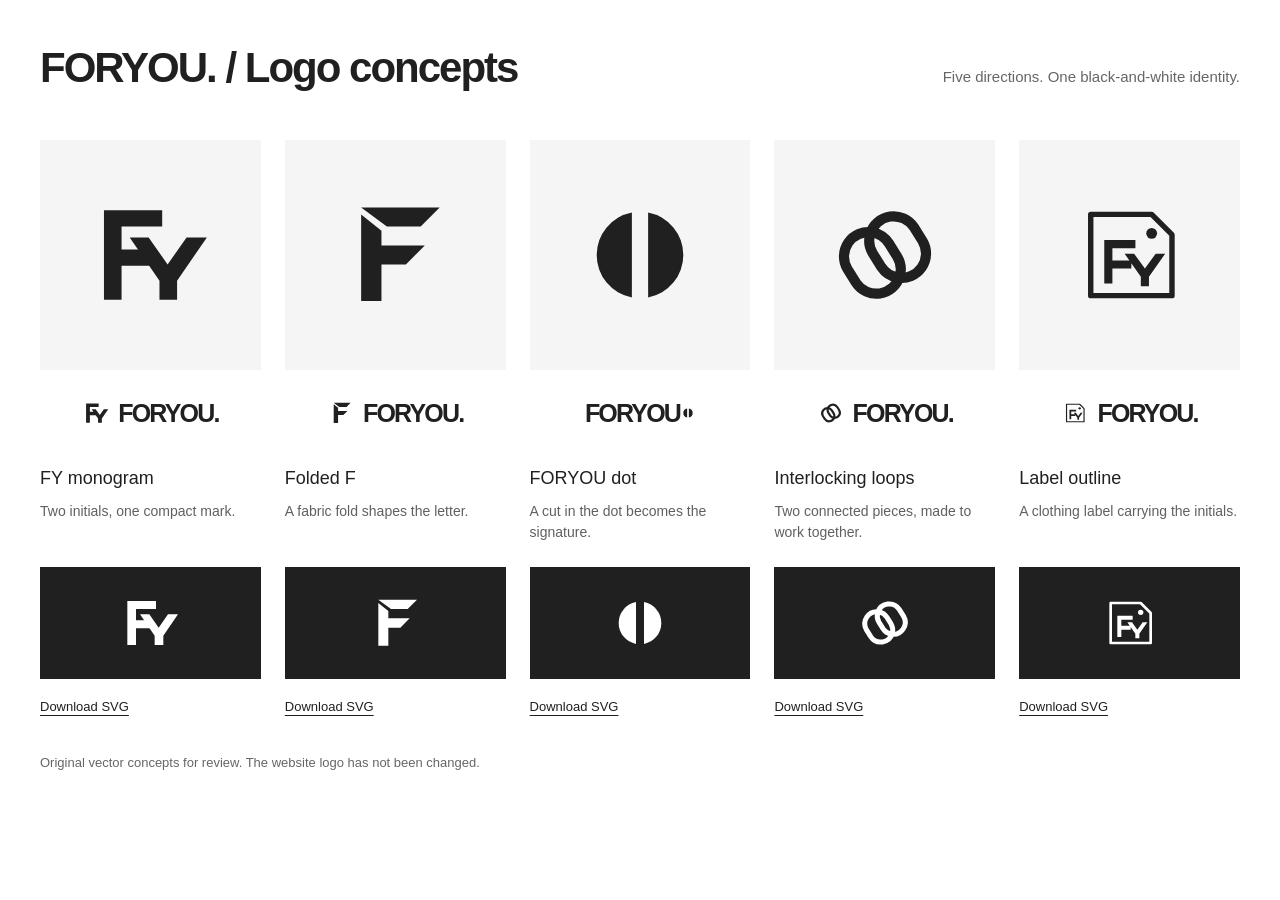
<file: output/logos/index.html>
<!doctype html><html lang="en"><head><meta charset="utf-8"><meta name="viewport" content="width=device-width,initial-scale=1"><title>FORYOU logo concepts</title><style>*{box-sizing:border-box}body{margin:0;background:#fff;color:#202020;font-family:Arial,sans-serif}main{max-width:1540px;margin:auto;padding:44px 40px}header{display:flex;justify-content:space-between;align-items:baseline;margin-bottom:40px}h1{font-size:42px;letter-spacing:-2px;margin:0}header p{font-size:15px;color:#666}.concepts{display:grid;grid-template-columns:repeat(5,minmax(0,1fr));gap:24px}article{min-width:0}.icon{height:230px;background:#f5f5f5;display:grid;place-items:center}.icon>svg{width:130px;height:130px}.lockup{display:flex;align-items:center;justify-content:center;gap:8px;height:86px}.lockup svg{width:28px;height:28px}.lockup .dot{width:14px;height:14px;margin-left:-7px}.lockup span{font-size:25px;font-weight:800;letter-spacing:-1.8px}h2{font-size:18px;font-weight:500;margin:12px 0}article p{font-size:14px;line-height:1.5;color:#606060;min-height:42px;margin:0 0 24px}.reverse{height:112px;display:grid;place-items:center;color:white;background:#202020}.reverse svg{width:64px;height:64px}a{display:inline-block;margin-top:20px;color:inherit;font-size:13px;text-underline-offset:4px}footer{margin-top:40px;color:#666;font-size:13px}@media(max-width:800px){.concepts{grid-template-columns:1fr 1fr}main{padding:24px}header{display:block}h1{font-size:32px}.icon{height:180px}}</style></head><body><main><header><h1>FORYOU. / Logo concepts</h1><p>Five directions. One black-and-white identity.</p></header><section class="concepts"><article><div class="icon"><svg xmlns="http://www.w3.org/2000/svg" viewBox="0 0 96 96" fill="currentColor" role="img" aria-label="FORYOU FY monogram"><title>FORYOU FY monogram</title><path d="M14 15h43v12H27v17h24v12H27v25H14z"/><path d="m47 35 14 20 14-20h15L68 67v14H55V67L33 35z"/></svg></div><div class="lockup"><svg viewBox="0 0 96 96" fill="currentColor"><path d="M14 15h43v12H27v17h24v12H27v25H14z"/><path d="m47 35 14 20 14-20h15L68 67v14H55V67L33 35z"/></svg><span>FORYOU.</span></div><h2>FY monogram</h2><p>Two initials, one compact mark.</p><div class="reverse"><svg xmlns="http://www.w3.org/2000/svg" viewBox="0 0 96 96" fill="currentColor" role="img" aria-label="FORYOU FY monogram"><title>FORYOU FY monogram</title><path d="M14 15h43v12H27v17h24v12H27v25H14z"/><path d="m47 35 14 20 14-20h15L68 67v14H55V67L33 35z"/></svg></div><a href="fy-monogram.svg" download>Download SVG</a></article><article><div class="icon"><svg xmlns="http://www.w3.org/2000/svg" viewBox="0 0 96 96" fill="currentColor" role="img" aria-label="FORYOU Folded F"><title>FORYOU Folded F</title><path d="M23 13h58L67 27H42Z"/><path d="m23 18 15 12v11h32L56 55H38v27H23Z"/></svg></div><div class="lockup"><svg viewBox="0 0 96 96" fill="currentColor"><path d="M23 13h58L67 27H42Z"/><path d="m23 18 15 12v11h32L56 55H38v27H23Z"/></svg><span>FORYOU.</span></div><h2>Folded F</h2><p>A fabric fold shapes the letter.</p><div class="reverse"><svg xmlns="http://www.w3.org/2000/svg" viewBox="0 0 96 96" fill="currentColor" role="img" aria-label="FORYOU Folded F"><title>FORYOU Folded F</title><path d="M23 13h58L67 27H42Z"/><path d="m23 18 15 12v11h32L56 55H38v27H23Z"/></svg></div><a href="folded-f.svg" download>Download SVG</a></article><article><div class="icon"><svg xmlns="http://www.w3.org/2000/svg" viewBox="0 0 96 96" fill="currentColor" role="img" aria-label="FORYOU FORYOU dot"><title>FORYOU FORYOU dot</title><path d="M42 16.57a32 32 0 0 0 0 62.86ZM54 16.57a32 32 0 0 1 0 62.86Z"/></svg></div><div class="lockup"><span>FORYOU</span><svg class="dot" viewBox="0 0 96 96" fill="currentColor"><path d="M42 16.57a32 32 0 0 0 0 62.86ZM54 16.57a32 32 0 0 1 0 62.86Z"/></svg></div><h2>FORYOU dot</h2><p>A cut in the dot becomes the signature.</p><div class="reverse"><svg xmlns="http://www.w3.org/2000/svg" viewBox="0 0 96 96" fill="currentColor" role="img" aria-label="FORYOU FORYOU dot"><title>FORYOU FORYOU dot</title><path d="M42 16.57a32 32 0 0 0 0 62.86ZM54 16.57a32 32 0 0 1 0 62.86Z"/></svg></div><a href="foryou-dot.svg" download>Download SVG</a></article><article><div class="icon"><svg xmlns="http://www.w3.org/2000/svg" viewBox="0 0 96 96" fill="currentColor" role="img" aria-label="FORYOU Interlocking loops"><title>FORYOU Interlocking loops</title><g transform="rotate(-32 48 48)" fill="none" stroke="currentColor" stroke-width="7.5"><path d="M49 29a18 18 0 0 0-30 13v12a18 18 0 0 0 30 13"/><path d="M47 29a18 18 0 0 1 30 13v12a18 18 0 0 1-30 13"/><path d="M49 29a18 18 0 0 1 6 13v12a18 18 0 0 1-6 13M47 29a18 18 0 0 0-6 13v12a18 18 0 0 0 6 13"/></g></svg></div><div class="lockup"><svg viewBox="0 0 96 96" fill="currentColor"><g transform="rotate(-32 48 48)" fill="none" stroke="currentColor" stroke-width="7.5"><path d="M49 29a18 18 0 0 0-30 13v12a18 18 0 0 0 30 13"/><path d="M47 29a18 18 0 0 1 30 13v12a18 18 0 0 1-30 13"/><path d="M49 29a18 18 0 0 1 6 13v12a18 18 0 0 1-6 13M47 29a18 18 0 0 0-6 13v12a18 18 0 0 0 6 13"/></g></svg><span>FORYOU.</span></div><h2>Interlocking loops</h2><p>Two connected pieces, made to work together.</p><div class="reverse"><svg xmlns="http://www.w3.org/2000/svg" viewBox="0 0 96 96" fill="currentColor" role="img" aria-label="FORYOU Interlocking loops"><title>FORYOU Interlocking loops</title><g transform="rotate(-32 48 48)" fill="none" stroke="currentColor" stroke-width="7.5"><path d="M49 29a18 18 0 0 0-30 13v12a18 18 0 0 0 30 13"/><path d="M47 29a18 18 0 0 1 30 13v12a18 18 0 0 1-30 13"/><path d="M49 29a18 18 0 0 1 6 13v12a18 18 0 0 1-6 13M47 29a18 18 0 0 0-6 13v12a18 18 0 0 0 6 13"/></g></svg></div><a href="interlocking-loops.svg" download>Download SVG</a></article><article><div class="icon"><svg xmlns="http://www.w3.org/2000/svg" viewBox="0 0 96 96" fill="currentColor" role="img" aria-label="FORYOU Label outline"><title>FORYOU Label outline</title><path d="M19 18h45l15 15v45H19z" fill="none" stroke="currentColor" stroke-width="4" stroke-linejoin="round"/><circle cx="64" cy="32" r="4"/><path d="M29 37h23v6H35v9h14v6H35v11h-6zM51 47l8 11 8-11h7L62 64v7h-6v-7L44 47z"/></svg></div><div class="lockup"><svg viewBox="0 0 96 96" fill="currentColor"><path d="M19 18h45l15 15v45H19z" fill="none" stroke="currentColor" stroke-width="4" stroke-linejoin="round"/><circle cx="64" cy="32" r="4"/><path d="M29 37h23v6H35v9h14v6H35v11h-6zM51 47l8 11 8-11h7L62 64v7h-6v-7L44 47z"/></svg><span>FORYOU.</span></div><h2>Label outline</h2><p>A clothing label carrying the initials.</p><div class="reverse"><svg xmlns="http://www.w3.org/2000/svg" viewBox="0 0 96 96" fill="currentColor" role="img" aria-label="FORYOU Label outline"><title>FORYOU Label outline</title><path d="M19 18h45l15 15v45H19z" fill="none" stroke="currentColor" stroke-width="4" stroke-linejoin="round"/><circle cx="64" cy="32" r="4"/><path d="M29 37h23v6H35v9h14v6H35v11h-6zM51 47l8 11 8-11h7L62 64v7h-6v-7L44 47z"/></svg></div><a href="label-outline.svg" download>Download SVG</a></article></section><footer>Original vector concepts for review. The website logo has not been changed.</footer></main></body></html>
</file>
